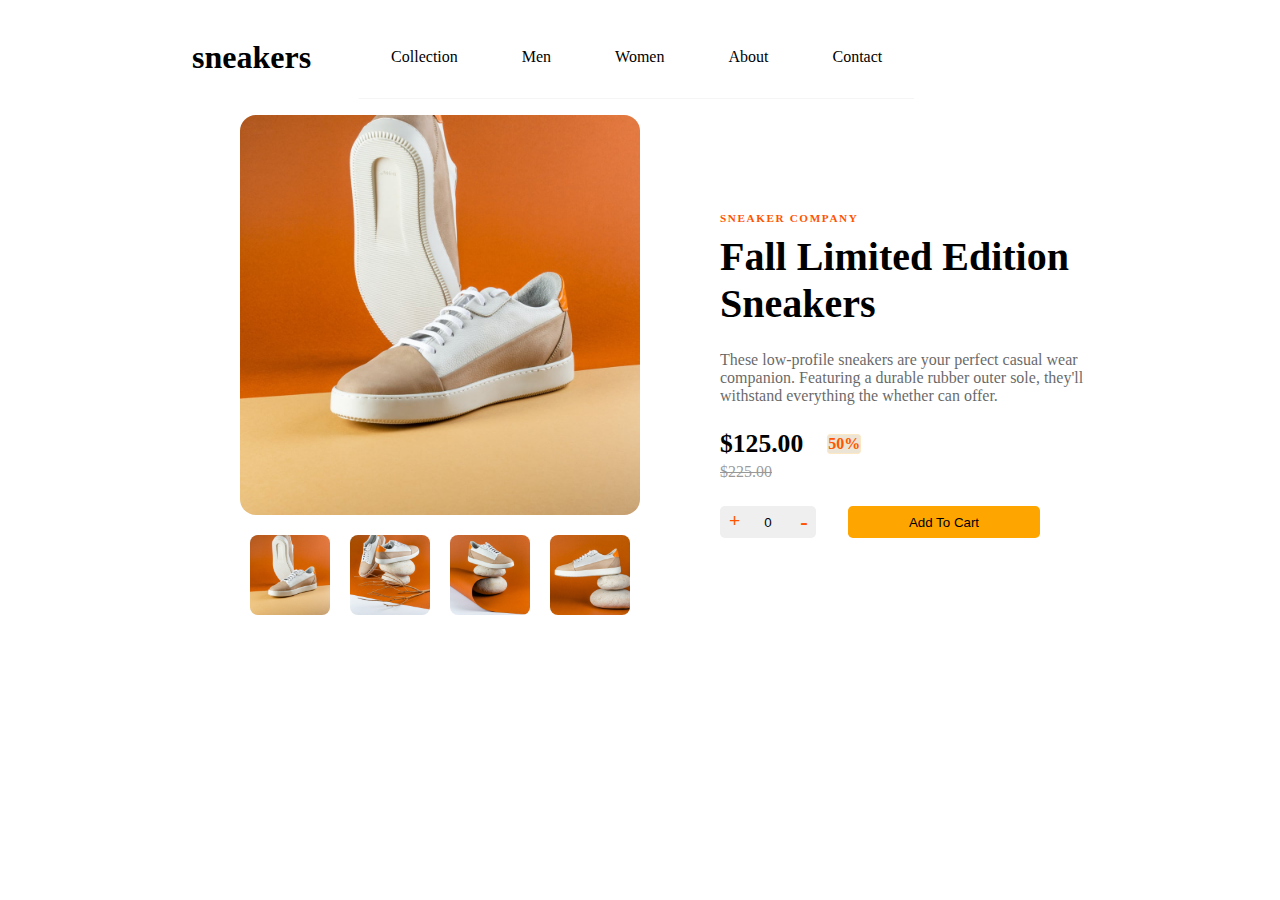
<file: index.html>
<!DOCTYPE html>
<html>
    <head>
        <title>Template</title>
        <link rel="stylesheet" href="style.css">
    </head>
    
    <body>
        <nav class="Navbar valign-wrapper">
            <div class="valign-wrapper">
                <h1 class="nav-header">sneakers</h1>
                <div class="navbar-container">
                    <ul class="nav-list valign-wrapper">
                        <li>Collection</li>
                        <li>Men</li>
                        <li>Women</li>
                        <li>About</li>
                        <li>Contact</li>
                    </ul>
                </div>
            </div>

            <div class="valign-wrapper navbar-user">
                <div class="nav-cart">
                    <img alt="" src="/images/cart.png" widht="30" height="25">
                </div>
                <div>
                    <img alt="" src="/images/profile.png" width="30" height="25">
                </div>
            </div>
        </nav>

        <div class="wrapper">
            <section class="shoe-photo">
                <div>
                    
                    <div>
                        <img alt="shoe1" src="/images/shoe1.png" class="photo-main">
                    </div>
                    
                    <div class="shoes-photos">
                        <ul class="shoe-list">
                            <li>
                                <img alt="shoe1" src="/images/shoe1.png" class="photo-shoe">
                            </li>
                            <li>
                                <img alt="shoe2 (1)" src="/images/shoe2 (1).png" class="photo-shoe">
                            </li>
                            <li>
                                <img alt="shoe3" src="/images/shoe3.png" class="photo-shoe">
                            </li>
                            <li>
                                <img alt="shoe4" src="/images/shoe4.png" class="photo-shoe">
                            </li>
                        </ul>
                    </div>
                </div>
            </section>
            <section class="company">
                <div company-info>
                    <h5 class="company-name">SNEAKER COMPANY</h5>
                    <h2 class="company-bigtext">Fall Limited Edition Sneakers</h2>
                    <p class="small-text">
                        These low-profile sneakers are your perfect casual wear companion. Featuring a durable rubber outer sole, they'll withstand everything the 
                        whether can offer.
                    </p>
                    <div class="price">
                        <p class="price-main">$125.00</p>
                        <span class="discount">50%</span>
                    </div>
                    <p class="price-og">$225.00</p>
                </div>
                <div class="btn">
                    <button class="btn-increment">+</button>
                    <input type="button" class="btn-num" value="0">
                    <button class="btn-decrement">-</button>
                    <button class="btn-cart">
                        <i class="fa fa-shoppin-cart" aria-hidden="true">
                        </i>
                        Add To Cart
                    </button>
                    </div>
                </div>
            </section>
        </div>
        </body>
    </html>
</file>
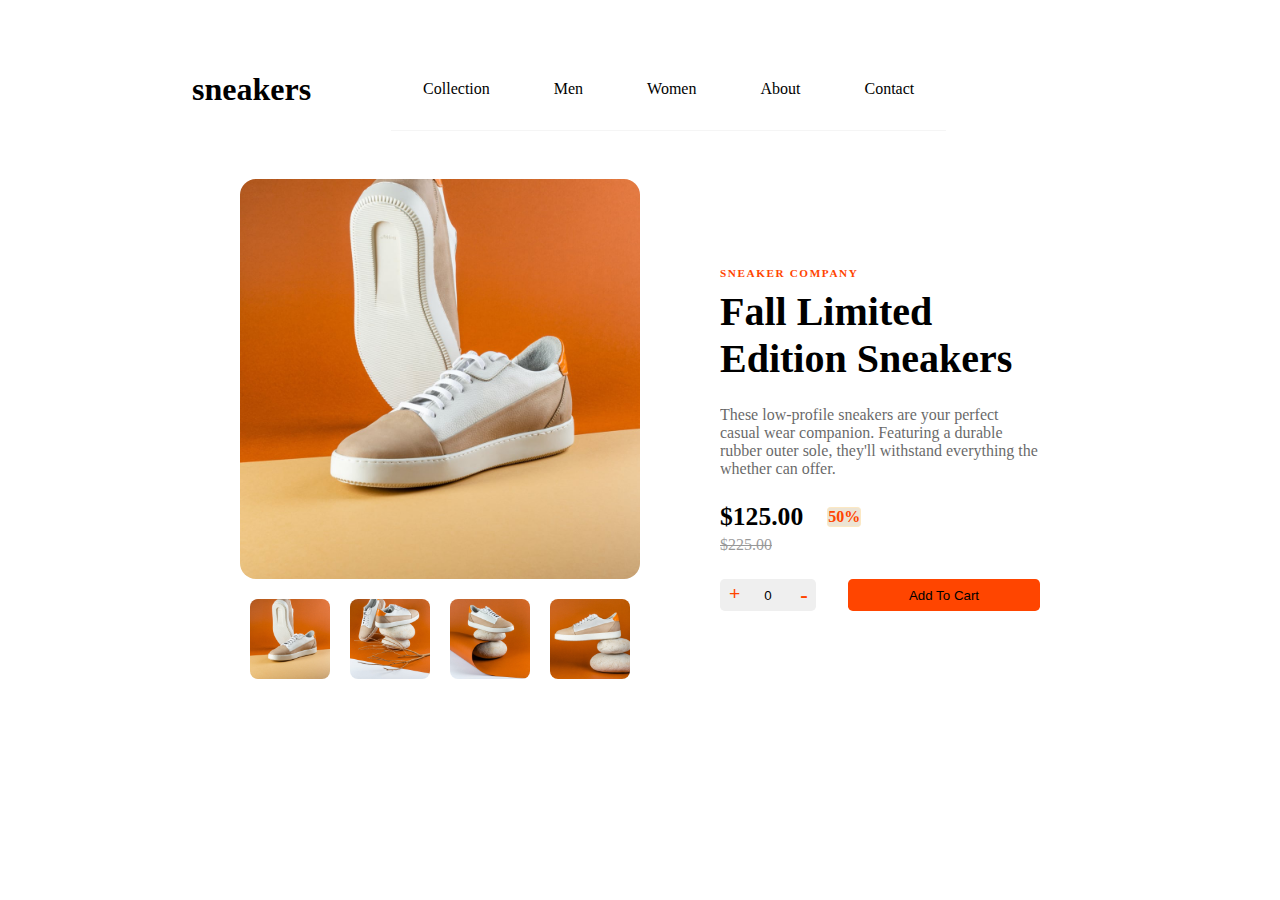
<file: Project/index.html>
<!DOCTYPE html>
<html>
    <head>
        <title>Template</title>
        <link rel="stylesheet" href="style.css">
    </head>
    
    <body>
        <nav class="Navbar valign-wrapper">
            <div class="valign-wrapper">
                <h1 class="nav-header">sneakers</h1>
                <div class="navbar-container">
                    <ul class="nav-list valign-wrapper">
                        <li>Collection</li>
                        <li>Men</li>
                        <li>Women</li>
                        <li>About</li>
                        <li>Contact</li>
                    </ul>
                </div>
            </div>

            <div class="valign-wrapper navbar-user">
                <div class="nav-cart">
                    <img alt="" src="images/cart.png" widht="30" height="25">
                </div>
                <div>
                    <img alt="" src="images/profile.png" width="30" height="25">
                </div>
            </div>
        </nav>

        <div class="wrapper">
            <section class="shoe-photo">
                <div>
                    
                    <div>
                        <img alt="shoe1" src="images/shoe1.png" class="photo-main">
                    </div>
                    
                    <div class="shoes-photos">
                        <ul class="shoe-list">
                            <li>
                                <img alt="shoe1" src="images/shoe1.png" class="photo-shoe">
                            </li>
                            <li>
                                <img alt="shoe2 (1)" src="images/shoe2 (1).png" class="photo-shoe">
                            </li>
                            <li>
                                <img alt="shoe3" src="images/shoe3.png" class="photo-shoe">
                            </li>
                            <li>
                                <img alt="shoe4" src="images/shoe4.png" class="photo-shoe">
                            </li>
                        </ul>
                    </div>
                </div>
            </section>
            <section class="company">
                <div company-info>
                    <h5 class="company-name">SNEAKER COMPANY</h5>
                    <h2 class="company-bigtext">Fall Limited Edition Sneakers</h2>
                    <p class="small-text">
                        These low-profile sneakers are your perfect casual wear companion. Featuring a durable rubber outer sole, they'll withstand everything the 
                        whether can offer.
                    </p>
                    <div class="price">
                        <p class="price-main">$125.00</p>
                        <span class="discount">50%</span>
                    </div>
                    <p class="price-og">$225.00</p>
                </div>
                <div class="btn">
                    <button class="btn-increment">+</button>
                    <input type="button" class="btn-num" value="0">
                    <button class="btn-decrement">-</button>
                    <button class="btn-cart">
                        <i class="fa fa-shoppin-cart" aria-hidden="true">
                        </i>
                        Add To Cart
                    </button>
                    </div>
                </div>
            </section>
        </div>
        </body>
    </html>
</file>
<file: style.css>
:root{
    --dark: rgb(255, 85, 0);
}


*{
    padding: 0%;
    margin: 0%;
    box-sizing: border-box;
}

body{
    font-family: Franklin Gothic Medium;
}


.Navbar{
    justify-content: space-between;
}

.nav-list{
    justify-content: space-around;
    border-bottom: 1px solid whitesmoke;
}

.valign-wrapper{
    display: flex;
    align-items: center;
}

.navbar-container{
    margin: 0 10rem 0 2rem;
    padding: 1rem;
}

.nav-list li{
    padding: 2rem;
    list-style: none;
}

.nav-header{
    margin-left: 12rem;
}

.nav-cart{
    margin-left: 10rem;
}

.navbar-user{
    flex-direction: row;
    justify-content: space-around;
}

.navbar-user div{
    padding: 0 3rem;
}

.shoe-photo{
    margin: 0 0 0 15rem;
}

.photo-main{
    height: 400px;
    border-radius: 1rem;
}

.shoe-list{
    display: flex;
    justify-content: space-around;
}

.shoe-list li{
    height: 100px;
    list-style: none;
    margin-top: 1rem;
}

.photo-shoe{
    height: 80px;
    border-radius: 0.5rem;
}

.shoe-photo{
    display: flex;
}

.wrapper{
    display: flex;
    flex-direction: row; 
    justify-content: center;
    align-items: center;
    padding-right: 5rem; 
    
}

.company{
    width: 500px;
    margin: 0 5rem;
}

.company-name{
    letter-spacing: 0.1rem;
    color: var(--dark);
    font-size: 0.7rem;
}

.company-bigtext{
    font-size: 2.5rem;
    margin-top: 0.6rem;
}

.small-text{
    font-family: serif;
    font-size: 1rem;
    opacity: 0.6;
    margin: 1.5rem 0;
}

.price{
    display: flex;
    align-items: center;
}

.price-main{
    font-size: 1.6rem;
    font-weight: 800;
}

.discount{
    color: var(--dark);
    border: 1px solid rgb(252, 232, 195);
    border-radius: 0.2rem;
    background-color: rgb(236, 228, 212);
    font-weight: 600;
    margin-left: 1.5rem;
}

.price-og{
    opacity: 0.4;
    text-decoration: line-through;
    margin-top: 0.2rem;
}

.btn{
    position: relative;
    margin-top: 1.5rem;
}

.btn-num{
    width: 6rem;
    height: 2rem;
    border: none;
    margin-right: 1rem;
    border-radius: 0.3rem;
}

.btn-increment{
    position: absolute;
    border: none;
    color: var(--dark);
    transform: translate(9px, 5px);
    font-size: 1.2rem;
}

.btn-decrement{
    position: relative;
    border: none;
    color: var(--dark);
    transform: translate(-36px, 2.5px);
    font-size: 1.5rem;
}

.btn-cart{
    background:orange;
    color: var(--primary);
    width: 12rem;
    height: 2rem;
    border: none;
    border-radius: 0.3rem;
}
</file>
<file: Project/style.css>
:root{
    --dark: orangered;
}


*{
    padding: 0%;
    margin: 0%;
    box-sizing: border-box;
}

.Navbar{
    justify-content: space-between;
}

.nav-list{
    justify-content: space-around;
    border-bottom: 1px solid whitesmoke;
}

.valign-wrapper{
    display: flex;
    align-items: center;
}

.navbar-container{
    margin: 0 10rem 0 2rem;
    padding: 3rem;
}

.nav-list li{
    padding: 2rem;
    list-style: none;
}

.nav-header{
    margin-left: 12rem;
}

.nav-cart{
    margin-left: 10rem;
}

.navbar-user{
    flex-direction: row;
    justify-content: space-around;
}

.navbar-user div{
    padding: 0 3rem;
}

.shoe-photo{
    margin: 0 0 0 15rem;
}

.photo-main{
    height: 400px;
    border-radius: 1rem;
}

.shoe-list{
    display: flex;
    justify-content: space-around;
}

.shoe-list li{
    height: 100px;
    list-style: none;
    margin-top: 1rem;
}

.photo-shoe{
    height: 80px;
    border-radius: 0.5rem;
}

.shoe-photo{
    display: flex;
}

.wrapper{
    display: flex;
    flex-direction: row;
    justify-content: center;
    align-items: center;
    padding-right: 10rem;
}

.company{
    width: 400px;
    margin: 0 5rem;
}

.company-name{
    letter-spacing: 0.1rem;
    color: var(--dark);
    font-size: 0.7rem;
}

.company-bigtext{
    font-size: 2.5rem;
    margin-top: 0.6rem;
}

.small-text{
    font-family: serif;
    font-size: 1rem;
    opacity: 0.6;
    margin: 1.5rem 0;
}

.price{
    display: flex;
    align-items: center;
}

.price-main{
    font-size: 1.6rem;
    font-weight: 800;
}

.discount{
    color: var(--dark);
    border: 1px solid rgb(252, 232, 195);
    border-radius: 0.2rem;
    background-color: rgb(236, 228, 212);
    font-weight: 600;
    margin-left: 1.5rem;
}

.price-og{
    opacity: 0.4;
    text-decoration: line-through;
    margin-top: 0.2rem;
}

.btn{
    position: relative;
    margin-top: 1.5rem;
}

.btn-num{
    width: 6rem;
    height: 2rem;
    border: none;
    margin-right: 1rem;
    border-radius: 0.3rem;
}

.btn-increment{
    position: absolute;
    border: none;
    color: var(--dark);
    transform: translate(9px, 5px);
    font-size: 1.2rem;
}

.btn-decrement{
    position: relative;
    border: none;
    color: var(--dark);
    transform: translate(-36px, 2.5px);
    font-size: 1.5rem;
}

.btn-cart{
    background: var(--dark);
    color: var(--primary);
    width: 12rem;
    height: 2rem;
    border: none;
    border-radius: 0.3rem;
}
</file>
